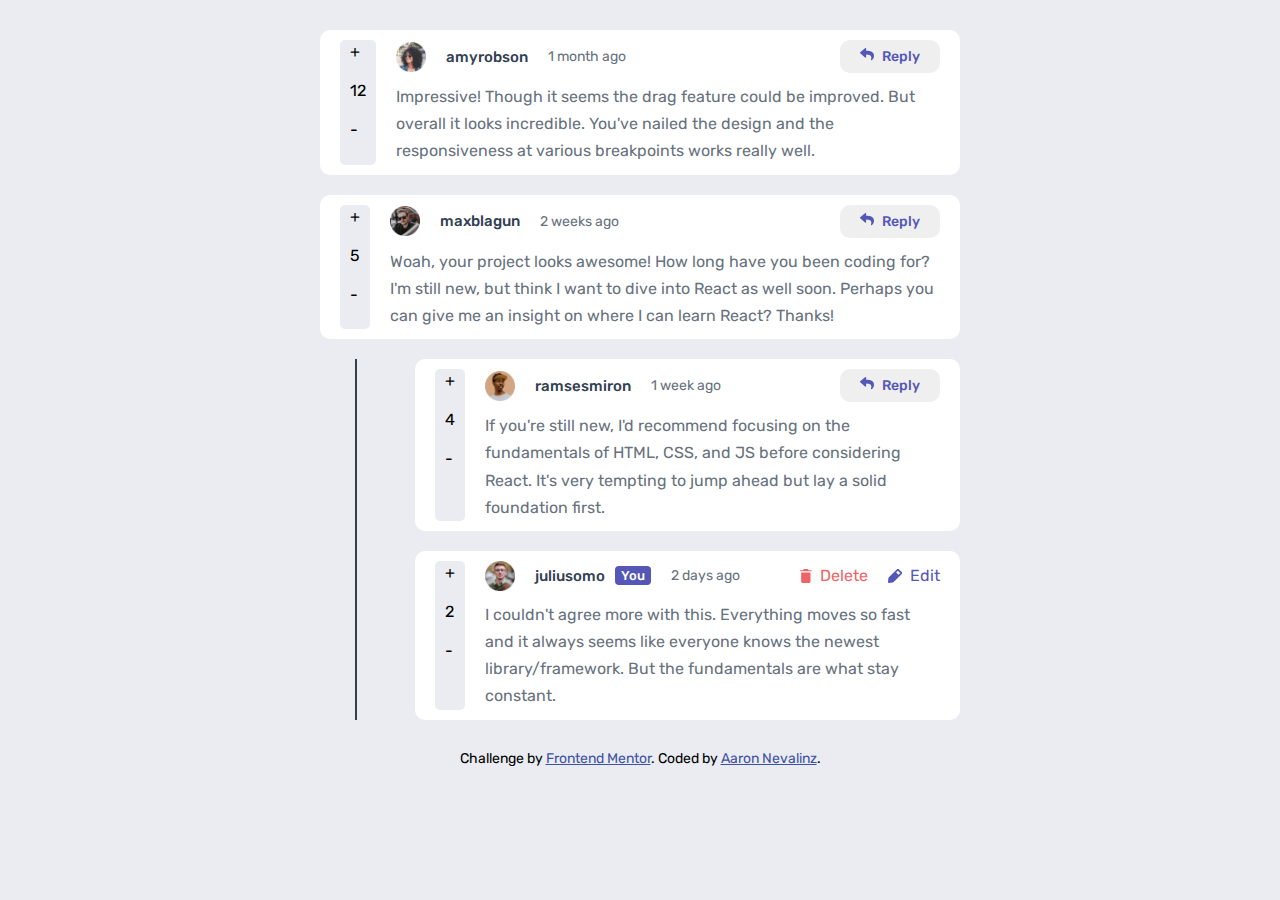
<file: index.html>
<!DOCTYPE html>
<html lang="en">
<head>
  <meta charset="UTF-8">
  <meta name="viewport" content="width=device-width, initial-scale=1.0"> <!-- displays site properly based on user's device -->

  <link rel="icon" type="image/png" sizes="32x32" href="./images/favicon-32x32.png">
  
  <title>Frontend Mentor | Interactive comments section</title>

  <!-- Feel free to remove these styles or customise in your own stylesheet 👍 -->
  <style>
    .attribution { font-size: 14px; text-align: center; } 
    .attribution a { color: hsl(228, 45%, 44%); }
  </style>
  <link rel="stylesheet" href="./style.css">
</head>
<body class="app__comment">

  <!-- Pull dynamic content from the data.json file -->
  <div id="dynamic-content" class="app__comment-container"></div>

  <div class="popup hidden" id="popup">
    <div class="popup-wrapper">
      <h2>Delete Comment</h2>
      <p>Are you sure you want to delete this comment? This will remove the comment and can't be undone</p>
      <div>
        <button>No, Cancel</button>
        <button>Yes, Delete</button>
      </div>
    </div>
  </div>
  
  <div class="attribution">
    Challenge by <a href="https://www.frontendmentor.io?ref=challenge" target="_blank">Frontend Mentor</a>. 
    Coded by <a href="#">Aaron Nevalinz</a>.
  </div>
  <script src="./script.js"></script>
</body>
</html>
</file>
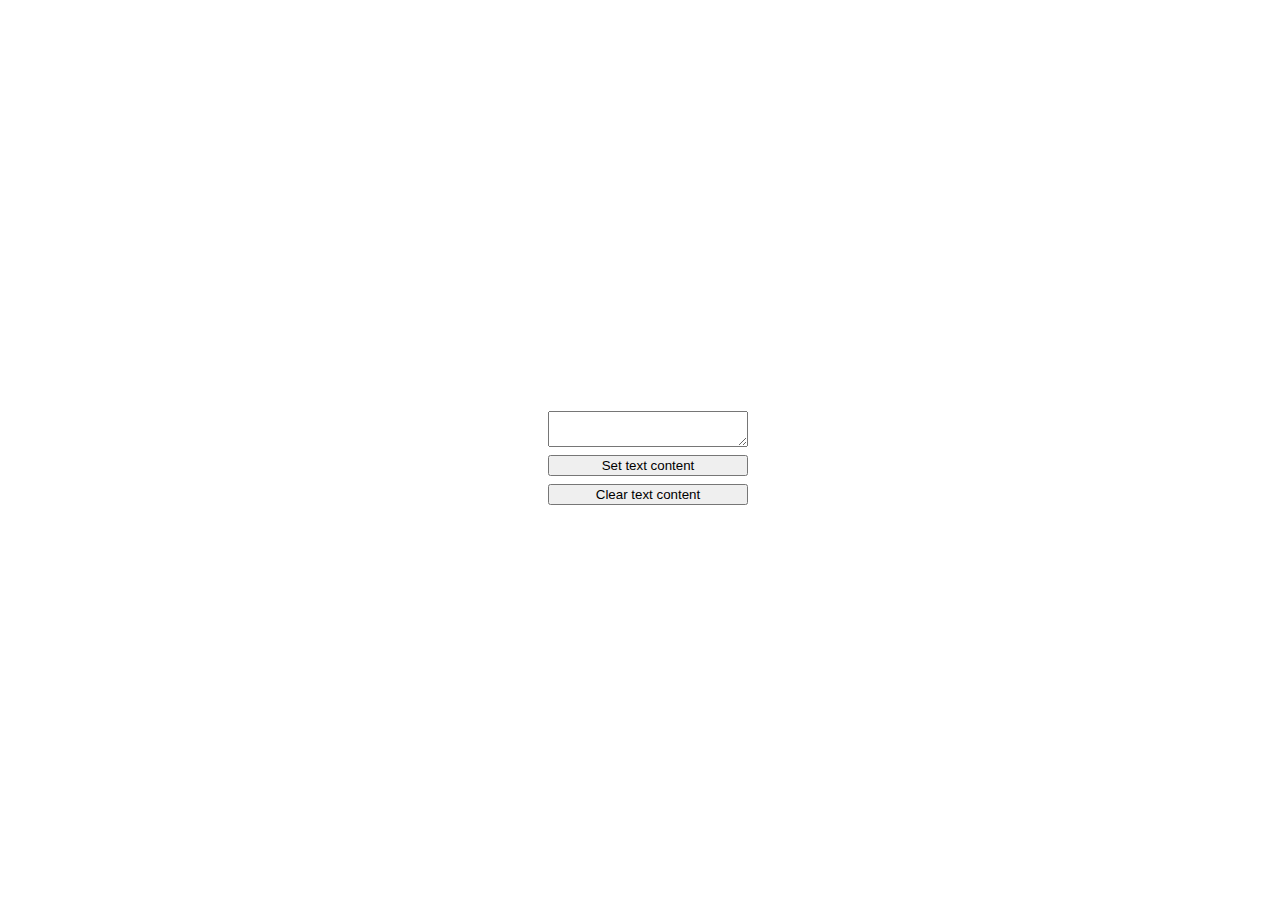
<file: Dom.html>
<!DOCTYPE html>
<html lang="en">
<head>
    <meta charset="UTF-8">
    <meta name="viewport" content="width=device-width, initial-scale=1.0">
    <title>DOM - document object</title>
    <style>
        body{
            width: 100%;
            height: 100vh;
            display: grid;
            place-content: center;
        }
        .container {
            display: flex;
            gap: 0.5rem;
            flex-direction: column;
        }
        button {
            width: 200px;
        }
    </style>
</head>
<body>
    <div class="container">
        <textarea class="story"></textarea>
        <button id="set-text" type="button">Set text content</button>
        <button id="clear-text" type="button">Clear text content</button>
    </div>
    <!-- <script>
        window.onload = () => {
        const heading = document.createElement("h1");
        const headingText = document.createTextNode("This heading will be displayed on the browser");
        heading.appendChild(headingText);
        document.body.appendChild(heading);
    }
    </script> -->

    <script>
        const story = document.body.querySelector(".story");

        const setText = document.body.querySelector("#set-text");
        setText.addEventListener("click", () => {
        story.textContent = "It was a dark and stormy night...";
        });

        const clearText = document.body.querySelector("#clear-text");
        clearText.addEventListener("click", () => {
        story.textContent = "";
        });

    </script>
</body>
</html>
</file>
<file: style.css>
@import url('https://fonts.googleapis.com/css2?family=Rubik:ital,wght@0,400;0,500;1,700&display=swap');
:root{
    /* primary colors */
    --moderate-blue:hsl(238, 40%, 52%);
    --Soft-red: hsl(358, 79%, 66%);
    --light-grayish-blue: hsl(239, 57%, 85%);
    --Pale-red: hsl(357, 100%, 86%);
    /* neutral colors */
    --dark-blue: hsl(212, 24%, 26%);
    --grayish-blue: hsl(211, 10%, 45%);
    --light-gray: hsl(223, 19%, 93%);
    --very-light-gray: hsl(228, 33%, 97%);
    --white: hsl(0, 0%, 100%);
}
*{
    padding: 0;
    margin: 0;
    box-sizing: border-box;
    font-family: 'rubik';
}
button{
    cursor: pointer;
}
ul li{
    list-style: none;
}
.app__comment{
    background: var(--light-gray);
    max-width: 1440px;
    position: relative;
}
.app__comment-container{
    width: 50%;
    margin: 30px auto;
}

.comment__body-wrapper{
    background: var(--white);
    border-radius: 10px;
    padding: 10px 20px;
    margin-bottom: 20px;

    display: flex;
    gap: 20px;
}

.comment__upvote{
    display: flex;
    gap: 20px;
    flex-direction: column;
    background-color: var(--light-gray);

    padding: 2px 10px;
    border-radius: 5px;
}
.comment__author{
    display: flex;
    align-items: center;
    justify-content: space-between;
    margin-bottom: 10px;
}
.comment__author-info{
    display: flex;
    align-items: center;
    gap: 20px;
}
.pp__img{
    width: 30px;
}
.post-time{
    font-weight: light;
    color: var(--grayish-blue);
    font-size: 14px;
}
.author-name{
    font-weight: 500;
    color: var(--dark-blue);
    font-size: 15px;

    display: flex;
    align-items: center;
    gap: 10px;
}
.currentUser{
    padding: 2px 6px;
    background: var(--moderate-blue);
    color: var(--white);
    border-radius: 4px;
    font-size: 13px;
}
.replyBtn button{
    padding: 8px 20px;
    cursor: pointer;
    border: none;
    border-radius: 10px;
    font-size: 14px;
    font-weight: 500;
}
.replyBtn span{
    color: var(--moderate-blue);
}
.reply-btn{
    display: flex;
    gap: 8px;
    align-items: center;
}
.nested-comments{
    margin-left: 95px;
    position: relative;
}
.nested-comments::before{
    content: "";
    position: absolute;
    left: -60px;
    top: 0;
    bottom: 0;
    width: 1.5px;
    background-color: var(--dark-blue);
}
.reply{
    background-color: var(--white);
    border-radius: 10px;
}
.user-btn{
    display: flex;
    align-items: center;
    gap: 20px;
}
.user-btn span{
    display: flex;
    align-items: center;
    gap: 8px;

    cursor: pointer;
}
.user-btn span:first-child{
    color: var(--Soft-red);
}
.user-btn span:last-child{
    color: var(--moderate-blue);
}
.comment-data{
    color: var(--grayish-blue);
    line-height: 1.7;
    font-weight: light;
    font-size: 16px;
}
.form-wrapper{
    margin: 0 auto;
    background: #fff;
    padding: 10px 20px;
    display: grid;
    grid-template-columns: 1fr 8fr 1fr;
    gap: 10px;
    align-items: start;

    border-radius: 12px;
    margin-bottom: 12px;
}
.form-container{
    display: flex;
    align-items: start;
    gap: 18px;

    /* margin: 10px auto; */
    /* padding: 10px 20px; */
}
.form{
    display: grid;
    grid-template-columns: 1fr 1fr 1fr;
    gap: 18px;
}
#form button{
    background: var(--moderate-blue);
    border: none;
    padding: 7px 10px;
    color: var(--white);
    font-size: 15px;
    font-weight: 600;
    border-radius: 8px;
}
textarea{
    outline: none;
    padding: 10px 20px;
    border: 1px solid var(--grayish-blue);
}

.plus, .minus{
    cursor: pointer;
}


.popup{
    position: fixed;
    top: 0;
    left: 0;
    width: 100%;
    height: 100vh;
    background: rgba(0, 0, 0, 0.5);

    display: flex;
    justify-content: center;
    align-items: center;
}
.hidden{
    display: none;
}
.block{
    display: block;
}
.popup-wrapper{
    width: 350px;
    padding: 20px 10px;
    background: var(--white);

    border-radius: 10px;
}
.popup-wrapper p{
    margin: 10px 0;
    line-height: 1.5;
}
.popup-wrapper div{
    display: flex;
    gap: 30px;
}
.popup-wrapper div button{
    padding: 10px 20px;
    font-size: 16px;
    border: none;
    border-radius: 10px;
    color: var(--white);
}
.popup-wrapper div button:first-child{
    background-color: var(--dark-blue);
}
.popup-wrapper div button:last-child{
    background-color: var(--Soft-red);
}
</file>
